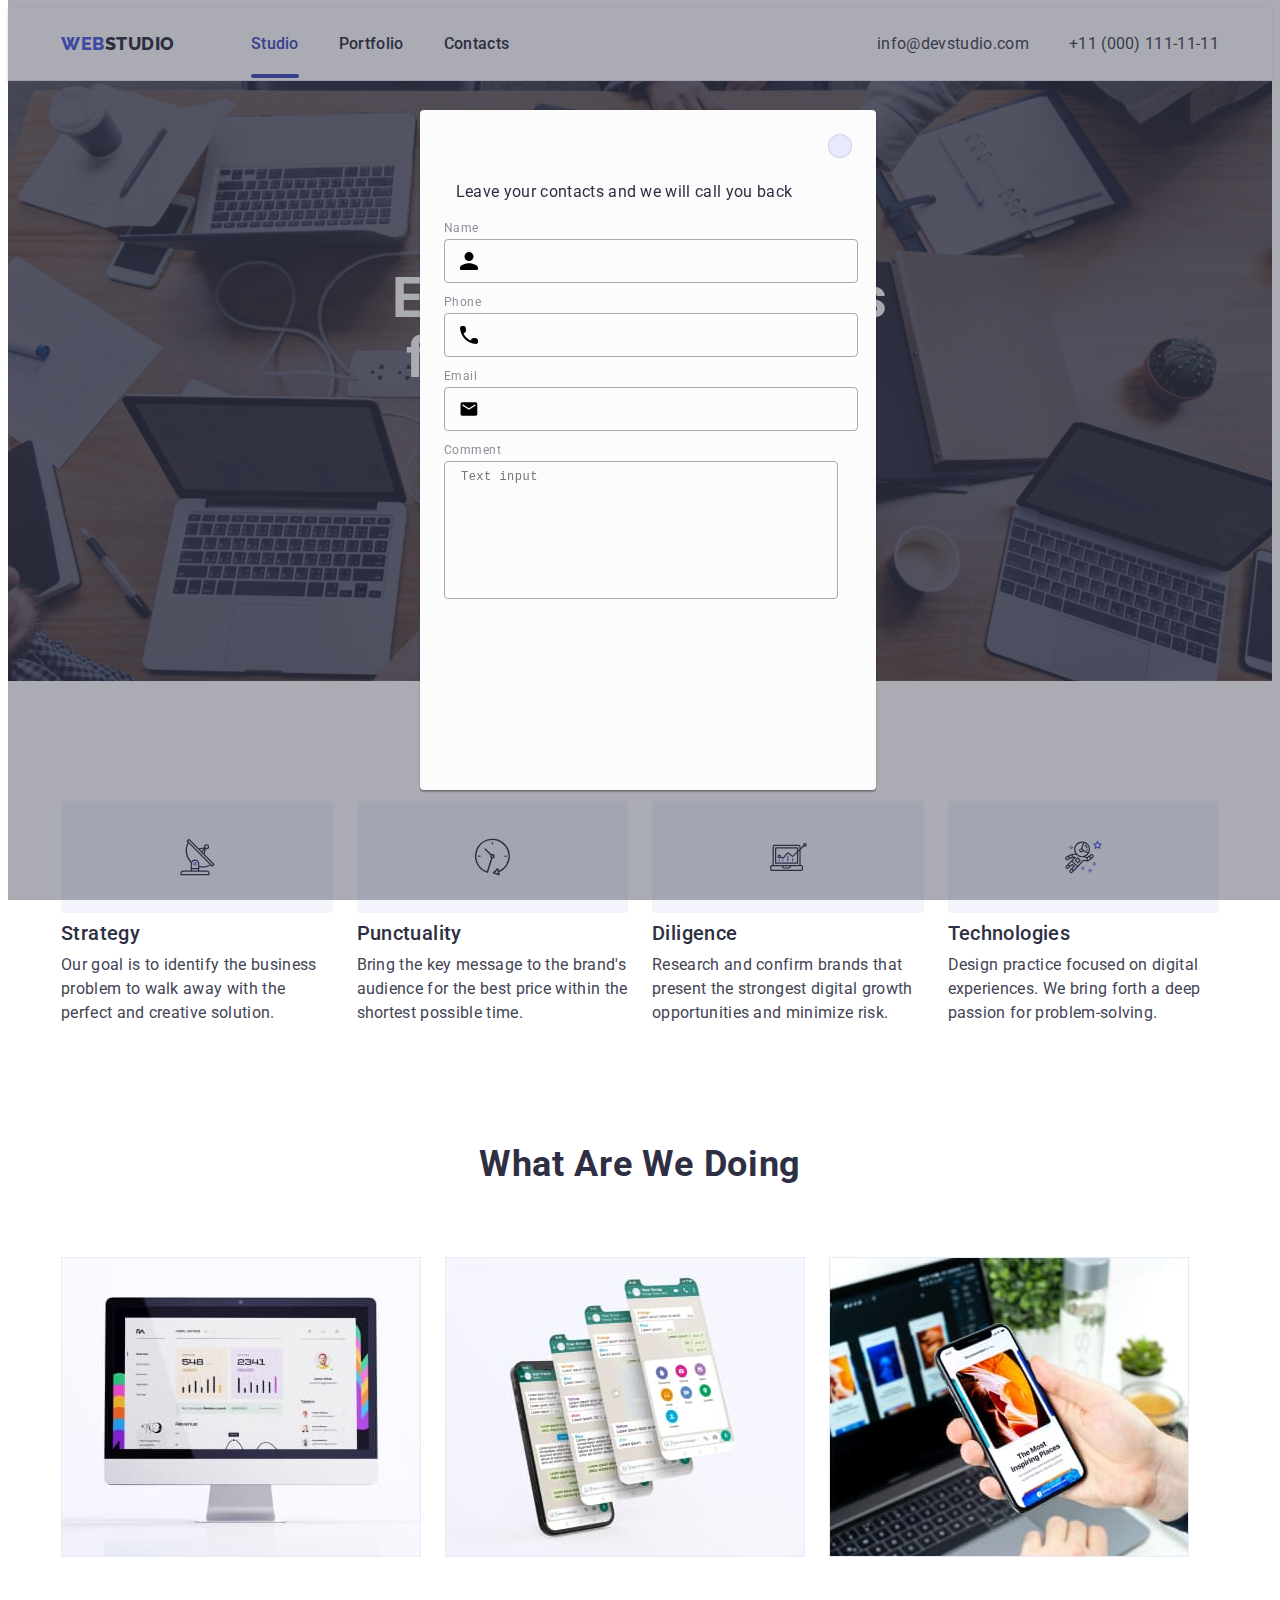
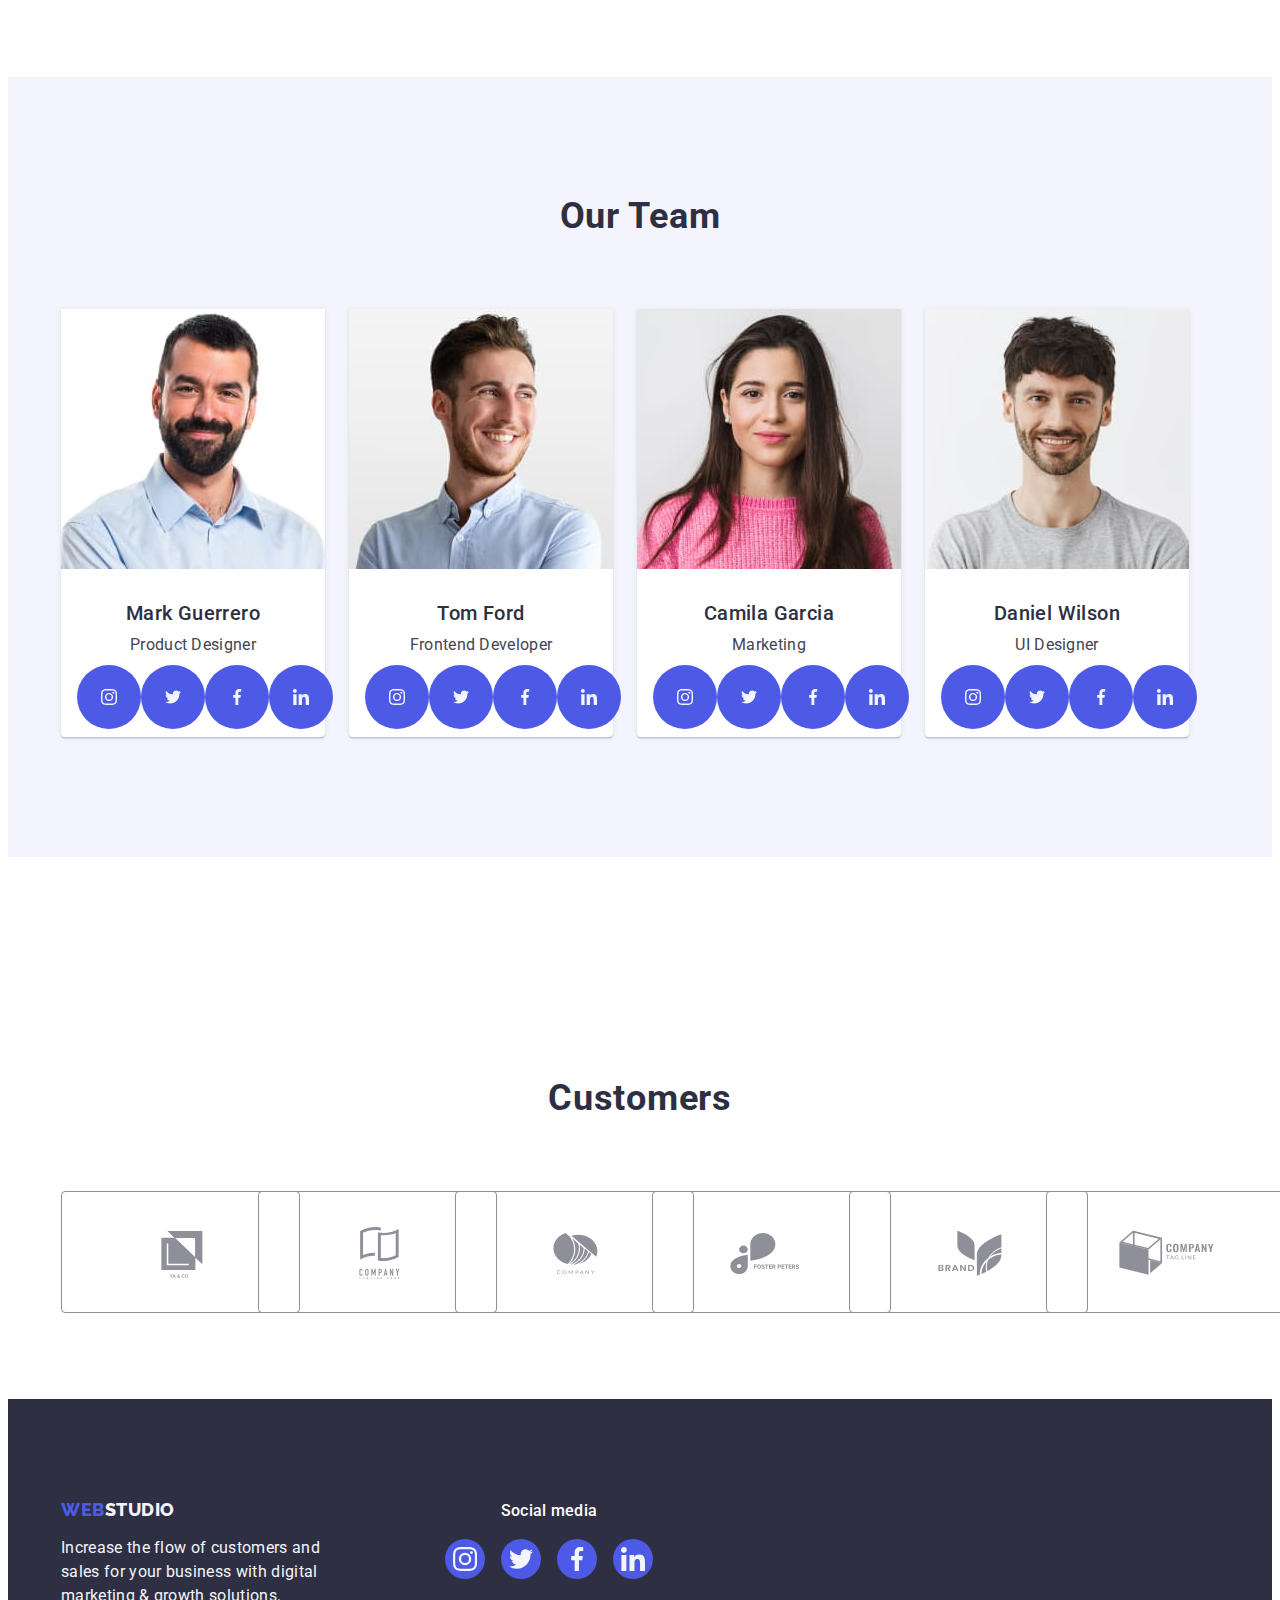
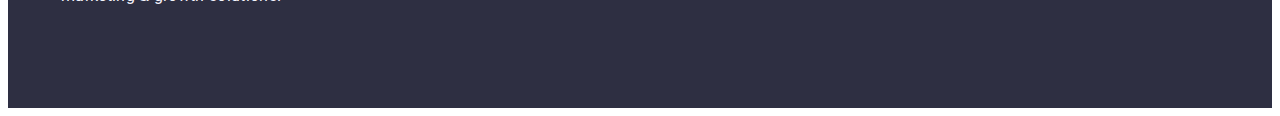
<file: index.html>
<!DOCTYPE html>
<html lang="en">
  <head>
    <meta charset="UTF-8" />
    <meta http-equiv="X-UA-Compatible" content="IE=edge" />
    <meta name="viewport" content="width=device-width, initial-scale=1.0" />
    <link rel="preconnect" href="https://fonts.googleapis.com" />
    <link rel="preconnect" href="https://fonts.gstatic.com" crossorigin />
    <link
      href="https://fonts.googleapis.com/css2?family=Raleway:wght@800&family=Roboto:wght@400;500;700;900&display=swap"
      rel="stylesheet"
    />
    <title>WebStudio</title>
    <link
      rel="stylesheet"
      href="https://cdnjs.cloudflare.com/ajax/libs/modern-normalize/2.0.0/modern-normalize.min.css"
      integrity="sha512-4xo8blKMVCiXpTaLzQSLSw3KFOVPWhm/TRtuPVc4WG6kUgjH6J03IBuG7JZPkcWMxJ5huwaBpOpnwYElP/m6wg=="
      crossorigin="anonymous"
      referrerpolicy="no-referrer"
    />
    <link rel="stylesheet" href="./css/styles.css" />
  </head>

  <body>
    <header class="header">
      <div class="container header-container">
        <nav class="header-navigation list">
          <a href="./index.html" class="header-logo link">
            Web<span class="header-logo-span">Studio</span></a
          >
          <ul class="header-menu list">
            <li class="header-menu-item list">
              <a class="header-menu-link link active" href="./index.html"
                >Studio</a
              >
            </li>
            <li class="header-menu-item list">
              <a class="header-menu-link link" href="./portfolio.html"
                >Portfolio</a
              >
            </li>
            <li class="header-menu-item list">
              <a class="header-menu-link link" href="">Contacts</a>
            </li>
          </ul>
        </nav>

        <address class="header-contacts-list">
          <ul class="header-contacts-item list">
            <li>
              <a
                class="header-contacts-link link"
                href="mailto:info@devstudio.com"
                >info@devstudio.com</a
              >
            </li>
            <li>
              <a class="header-contacts-link link" href="tel:+110001111111"
                >+11 (000) 111-11-11</a
              >
            </li>
          </ul>
        </address>
      </div>
    </header>

    <main>
      <section class="hero">
        <div class="container hero-container">
          <h1 class="hero-title">Effective Solutions for Your Business</h1>
          <button type="button" class="hero-btn" data-modal-open>
            Order Service
          </button>
        </div>
      </section>

      <section class="adv">
        <div class="container">
          <h2 class="visually-hidden">info</h2>
          <ul class="adv-list list">
            <li class="adv-item">
              <div class="adv-icons">
                <svg class="adv-fon" width="64" height="64">
                  <use href="./images/icons2.svg#icon-Icon-1"></use>
                </svg>
              </div>
              <h3 class="adv-title">Strategy</h3>
              <p class="adv-text">
                Our goal is to identify the business problem to walk away with
                the perfect and creative solution.
              </p>
            </li>
            <li class="adv-item">
              <div class="adv-icons">
                <svg class="adv-fon" width="64" height="64">
                  <use href="./images/icons2.svg#icon-Icon-2"></use>
                </svg>
              </div>
              <h3 class="adv-title">Punctuality</h3>
              <p class="adv-text">
                Bring the key message to the brand's audience for the best price
                within the shortest possible time.
              </p>
            </li>
            <li class="adv-item">
              <div class="adv-icons">
                <svg class="adv-fon" width="64" height="64">
                  <use href="./images/icons2.svg#icon-Icon-3"></use>
                </svg>
              </div>
              <h3 class="adv-title">Diligence</h3>
              <p class="adv-text">
                Research and confirm brands that present the strongest digital
                growth opportunities and minimize risk.
              </p>
            </li>
            <li class="adv-item">
              <div class="adv-icons">
                <svg class="adv-fon" width="64" height="64">
                  <use href="./images/icons2.svg#icon-Icon-4"></use>
                </svg>
              </div>
              <h3 class="adv-title">Technologies</h3>
              <p class="adv-text">
                Design practice focused on digital experiences. We bring forth a
                deep passion for problem-solving.
              </p>
            </li>
          </ul>
        </div>
      </section>

      <section class="desc">
        <div class="container">
          <h2 class="desc-title">What are we doing</h2>
          <ul class="desc-links list">
            <li class="desc-item">
              <img
                src="./images/rectangle1.jpg"
                alt="computer"
                width="360"
                height="300"
              />
            </li>
            <li class="desc-item">
              <img
                src="./images/rectangle2.jpg"
                alt="telephone"
                width="360"
                height="300"
              />
            </li>
            <li class="desc-item">
              <img
                src="./images/rectangle3.jpg"
                alt="phone in hand"
                width="360"
                height="300"
              />
            </li>
          </ul>
        </div>
      </section>

      <section class="team">
        <div class="container">
          <h2 class="team-title">Our Team</h2>
          <ul class="team-item list">
            <li class="team-list">
              <img
                src="./images/mark_guerrero1.jpg"
                alt="Mark Guerrero"
                width="264"
                height="260"
              />
              <div class="container team-container">
                <h3 class="team-page-title">Mark Guerrero</h3>
                <p class="team-text">Product Designer</p>

                <ul class="team-icons list">
                  <li class="team-icons-list">
                    <a
                      href=""
                      class="team-icons-link"
                      target="_blank"
                      rel="noopener no-referrer"
                    >
                      <svg class="team-color" width="16" height="16">
                        <use href="./images/icons.svg#icon-instagram-2"></use>
                      </svg>
                    </a>
                  </li>
                  <li class="team-icons-list">
                    <a
                      href=""
                      class="team-icons-link"
                      target="_blank"
                      rel="noopener no-referrer"
                    >
                      <svg class="team-color" width="16" height="16">
                        <use href="./images/icons.svg#icon-twitter-1"></use>
                      </svg>
                    </a>
                  </li>
                  <li class="team-icons-list">
                    <a
                      href=""
                      class="team-icons-link"
                      target="_blank"
                      rel="noopener no-referrer"
                    >
                      <svg class="team-color" width="16" height="16">
                        <use href="./images/icons.svg#icon-facebook-1"></use>
                      </svg>
                    </a>
                  </li>
                  <li class="team-icons-list">
                    <a
                      href=""
                      class="team-icons-link"
                      target="_blank"
                      rel="noopener no-referrer"
                    >
                      <svg class="team-color" width="16" height="16">
                        <use href="./images/icons.svg#icon-linkedin-1"></use>
                      </svg>
                    </a>
                  </li>
                </ul>
              </div>
            </li>

            <li class="team-list">
              <img
                src="./images/tom_ford.jpg"
                alt="Tom Ford"
                width="264"
                height="260"
              />
              <div class="container team-container">
                <h3 class="team-page-title">Tom Ford</h3>
                <p class="team-text">Frontend Developer</p>

                <ul class="team-icons list">
                  <li class="team-icons-list">
                    <a
                      href=""
                      class="team-icons-link"
                      target="_blank"
                      rel="noopener no-referrer"
                    >
                      <svg class="team-color" width="16" height="16">
                        <use href="./images/icons.svg#icon-instagram-2"></use>
                      </svg>
                    </a>
                  </li>
                  <li class="team-icons-list">
                    <a
                      href=""
                      class="team-icons-link"
                      target="_blank"
                      rel="noopener no-referrer"
                    >
                      <svg class="team-color" width="16" height="16">
                        <use href="./images/icons.svg#icon-twitter-1"></use>
                      </svg>
                    </a>
                  </li>
                  <li class="team-icons-list">
                    <a
                      href=""
                      class="team-icons-link"
                      target="_blank"
                      rel="noopener no-referrer"
                    >
                      <svg class="team-color" width="16" height="16">
                        <use href="./images/icons.svg#icon-facebook-1"></use>
                      </svg>
                    </a>
                  </li>
                  <li class="team-icons-list">
                    <a
                      href=""
                      class="team-icons-link"
                      target="_blank"
                      rel="noopener no-referrer"
                    >
                      <svg class="team-color" width="16" height="16">
                        <use href="./images/icons.svg#icon-linkedin-1"></use>
                      </svg>
                    </a>
                  </li>
                </ul>
              </div>
            </li>

            <li class="team-list">
              <img
                src="./images/camila_garcia3.jpg"
                alt="Camila Garcia"
                width="264"
                height="260"
              />
              <div class="container team-container">
                <h3 class="team-page-title">Camila Garcia</h3>
                <p class="team-text">Marketing</p>

                <ul class="team-icons list">
                  <li class="team-icons-list">
                    <a
                      href=""
                      class="team-icons-link"
                      target="_blank"
                      rel="noopener no-referrer"
                    >
                      <svg class="team-color" width="16" height="16">
                        <use href="./images/icons.svg#icon-instagram-2"></use>
                      </svg>
                    </a>
                  </li>
                  <li class="team-icons-list">
                    <a
                      href=""
                      class="team-icons-link"
                      target="_blank"
                      rel="noopener no-referrer"
                    >
                      <svg class="team-color" width="16" height="16">
                        <use href="./images/icons.svg#icon-twitter-1"></use>
                      </svg>
                    </a>
                  </li>
                  <li class="team-icons-list">
                    <a
                      href=""
                      class="team-icons-link"
                      target="_blank"
                      rel="noopener no-referrer"
                    >
                      <svg class="team-color" width="16" height="16">
                        <use href="./images/icons.svg#icon-facebook-1"></use>
                      </svg>
                    </a>
                  </li>
                  <li class="team-icons-list">
                    <a
                      href=""
                      class="team-icons-link"
                      target="_blank"
                      rel="noopener no-referrer"
                    >
                      <svg class="team-color" width="16" height="16">
                        <use href="./images/icons.svg#icon-linkedin-1"></use>
                      </svg>
                    </a>
                  </li>
                </ul>
              </div>
            </li>

            <li class="team-list">
              <img
                src="./images/daniel_wilson4.jpg"
                alt="Daniel Wilson"
                width="264"
                height="260"
              />
              <div class="container team-container">
                <h3 class="team-page-title">Daniel Wilson</h3>
                <p class="team-text">UI Designer</p>

                <ul class="team-icons list">
                  <li class="team-icons-list">
                    <a
                      href=""
                      class="team-icons-link"
                      target="_blank"
                      rel="noopener no-referrer"
                    >
                      <svg class="team-color" width="16" height="16">
                        <use href="./images/icons.svg#icon-instagram-2"></use>
                      </svg>
                    </a>
                  </li>
                  <li class="team-icons-list">
                    <a
                      href=""
                      class="team-icons-link"
                      target="_blank"
                      rel="noopener no-referrer"
                    >
                      <svg class="team-color" width="16" height="16">
                        <use href="./images/icons.svg#icon-twitter-1"></use>
                      </svg>
                    </a>
                  </li>
                  <li class="team-icons-list">
                    <a
                      href=""
                      class="team-icons-link"
                      target="_blank"
                      rel="noopener no-referrer"
                    >
                      <svg class="team-color" width="16" height="16">
                        <use href="./images/icons.svg#icon-facebook-1"></use>
                      </svg>
                    </a>
                  </li>
                  <li class="team-icons-list">
                    <a
                      href=""
                      class="team-icons-link"
                      target="_blank"
                      rel="noopener no-referrer"
                    >
                      <svg class="team-color" width="16" height="16">
                        <use href="./images/icons.svg#icon-linkedin-1"></use>
                      </svg>
                    </a>
                  </li>
                </ul>
              </div>
            </li>
          </ul>
        </div>
      </section>

      <section class="custom">
        <div class="container">
          <h2 class="custom-title">Customers</h2>
          <ul class="custom-item list">
            <li class="custom-list">
              <a
                href=""
                class="custom-link"
                target="_blank"
                rel="noopener noreferrer"
              >
                <svg class="custom-icon-item" width="104" height="56">
                  <use href="./images/icons3.svg#icon-Logo"></use>
                </svg>
              </a>
            </li>
            <li class="custom-list">
              <a
                href=""
                class="custom-link"
                target="_blank"
                rel="noopener noreferrer"
              >
                <svg class="custom-icon-item" width="104" height="56">
                  <use href="./images/icons3.svg#icon-Logo-1"></use>
                </svg>
              </a>
            </li>
            <li class="custom-list">
              <a
                href=""
                class="custom-link"
                target="_blank"
                rel="noopener noreferrer"
              >
                <svg class="custom-icon-item" width="104" height="56">
                  <use href="./images/icons3.svg#icon-Logo-2"></use>
                </svg>
              </a>
            </li>
            <li class="custom-list">
              <a
                href=""
                class="custom-link"
                target="_blank"
                rel="noopener noreferrer"
              >
                <svg class="custom-icon-item" width="104" height="56">
                  <use href="./images/icons3.svg#icon-Logo-3"></use>
                </svg>
              </a>
            </li>
            <li class="custom-list">
              <a
                href=""
                class="custom-link"
                target="_blank"
                rel="noopener noreferrer"
              >
                <svg class="custom-icon-item" width="104" height="56">
                  <use href="./images/icons3.svg#icon-Logo-4"></use>
                </svg>
              </a>
            </li>
            <li class="custom-list">
              <a
                href=""
                class="custom-link"
                target="_blank"
                rel="noopener noreferrer"
              >
                <svg class="custom-icon-item" width="104" height="56">
                  <use href="./images/icons3.svg#icon-Logo-5"></use>
                </svg>
              </a>
            </li>
          </ul>
        </div>
      </section>
    </main>

    <footer class="footer">
      <div class="container footer-container">
        <div class="footer-footer">
          <a href="./index.html" class="footer-logo link">
            Web<span class="footer-logo-span">Studio</span></a
          >
          <p class="footer-text">
            Increase the flow of customers and sales for your business with
            digital marketing & growth solutions.
          </p>
        </div>

        <div class="footer-social">
          <p class="footer-social-title">Social media</p>
          <ul class="footer-social-item list">
            <li class="footer-social-list">
              <a href="" class="footer-social-link">
                <svg class="footer-social-icons" width="24" height="24">
                  <use href="./images/icons.svg#icon-instagram-2"></use>
                </svg>
              </a>
            </li>
            <li class="footer-social-list">
              <a href="" class="footer-social-link">
                <svg class="footer-social-icons" width="24" height="24">
                  <use href="./images/icons.svg#icon-twitter-1"></use>
                </svg>
              </a>
            </li>
            <li class="footer-social-list">
              <a href="" class="footer-social-link">
                <svg class="footer-social-icons" width="24" height="24">
                  <use href="./images/icons.svg#icon-facebook-1"></use>
                </svg>
              </a>
            </li>
            <li class="footer-social-list">
              <a href="" class="footer-social-link">
                <svg class="footer-social-icons" width="24" height="24">
                  <use href="./images/icons.svg#icon-linkedin-1"></use>
                </svg>
              </a>
            </li>
          </ul>
        </div>
      </div>
    </footer>

    <div class="backdrop" data-modal>
      <div class="modal">
        <button type="button" class="modal-btn" data-modal-close>
          <svg class="modal-icons" width="8" height="8">
            <use
              href="./images/symbol-defs.3svg.svg#icon-close-black-18dp-2-1"
            ></use>
          </svg>
        </button>
        <p class="modal-title">Leave your contacts and we will call you back</p>

        <form class="modal-form">
          <div class="modal-container">
            <label class="modal-lebel" for="user-name">Name</label>
            <div class="modal-wrap">
              <input
                name="user-name"
                id="user-name"
                type="text"
                class="modal-input"
              />
              <svg class="icon-modals" width="18" height="24">
                <use href="./images/icons4.svg#icon-Vector"></use>
              </svg>
            </div>
          </div>

          <div class="modal-container">
            <label class="modal-lebel" for="user-name">Phone</label>
            <div class="modal-wrap">
              <input
                name="user-name"
                id="user-name"
                type="tel"
                class="modal-input"
              />
              <svg class="icon-modals" width="18" height="24">
                <use href="./images/icons4.svg#icon-Vector-1"></use>
              </svg>
            </div>
          </div>

          <div class="modal-container">
            <label class="modal-lebel" for="user-name">Email</label>
            <div class="modal-wrap">
              <input
                name="user-name"
                id="user-name"
                type="email"
                class="modal-input"
              />
              <svg class="icon-modals" width="18" height="24">
                <use href="./images/icons4.svg#icon-Vector-2"></use>
              </svg>
            </div>
          </div>

          <div class="modal-area">
            <label class="modal-lebel" for="user-comment">Comment</label>
            <div class="modal-wrap">
              <textarea
                name="user-comment"
                id="user-comment"
                placeholder="Text input"
                class="modal-textarea"
              ></textarea>
            </div>
          </div>

          <div class="modal-field"></div>
        </form>
      </div>
    </div>
    <script src="./js/modal.js"></script>
  </body>
</html>
</file>
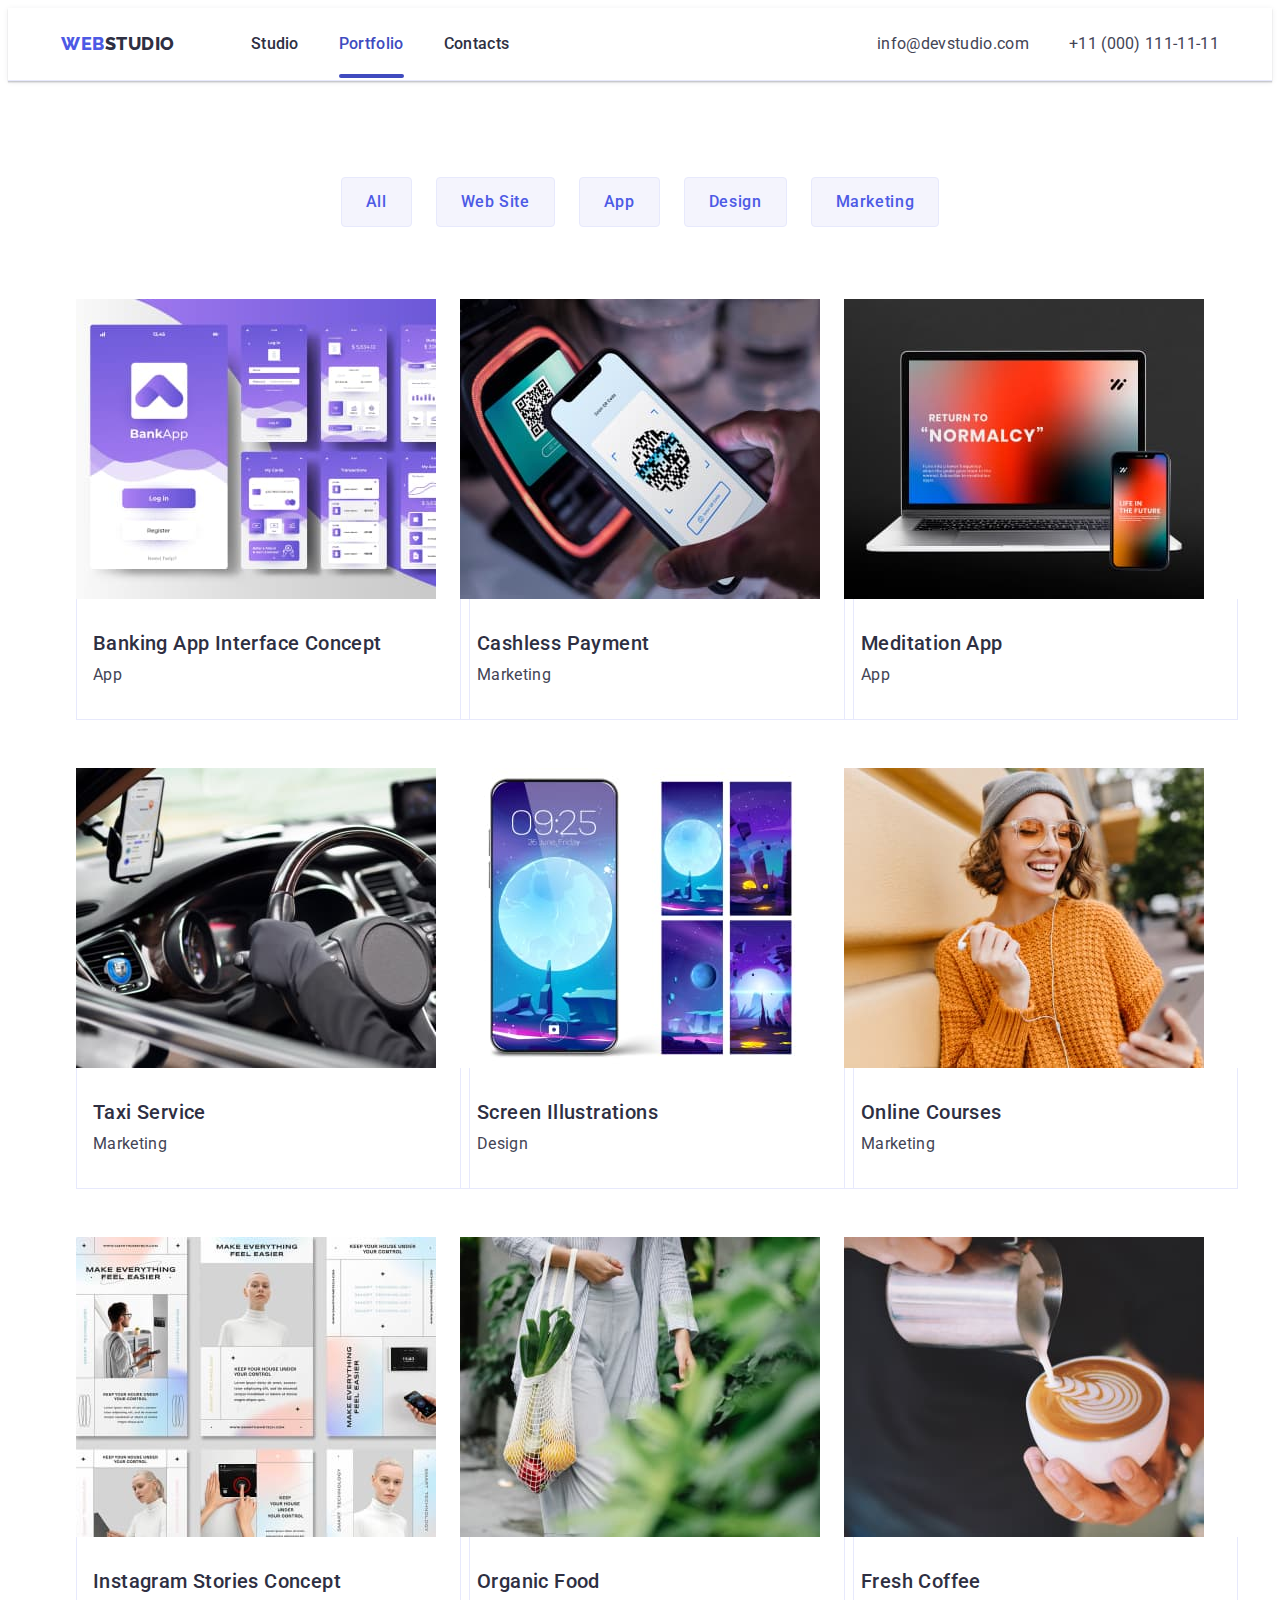
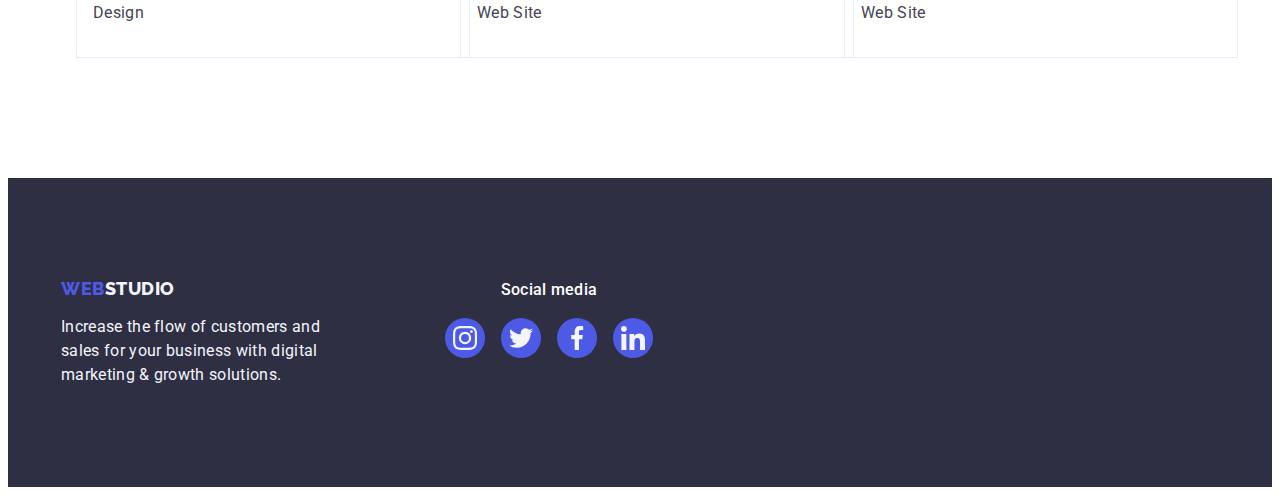
<file: portfolio.html>
<!DOCTYPE html>
<html lang="en">
  <head>
    <meta charset="UTF-8" />
    <meta http-equiv="X-UA-Compatible" content="IE=edge" />
    <meta name="viewport" content="width=device-width, initial-scale=1.0" />
    <link rel="preconnect" href="https://fonts.googleapis.com" />
    <link rel="preconnect" href="https://fonts.gstatic.com" crossorigin />
    <link
      href="https://fonts.googleapis.com/css2?family=Raleway:wght@800&family=Roboto:wght@400;500;700;900&display=swap"
      rel="stylesheet"
    />

    <title>Portfolio</title>
    <link
      rel="stylesheet"
      href="https://cdnjs.cloudflare.com/ajax/libs/modern-normalize/2.0.0/modern-normalize.min.css"
      integrity="sha512-4xo8blKMVCiXpTaLzQSLSw3KFOVPWhm/TRtuPVc4WG6kUgjH6J03IBuG7JZPkcWMxJ5huwaBpOpnwYElP/m6wg=="
      crossorigin="anonymous"
      referrerpolicy="no-referrer"
    />
    <link rel="stylesheet" href="./css/styles.css" />
  </head>

  <body>
    <header class="header">
      <div class="container header-container">
        <nav class="header-navigation list">
          <a href="./index.html" class="header-logo link">
            Web<span class="header-logo-span">Studio</span></a
          >
          <ul class="header-menu list">
            <li class="header-menu-item list">
              <a class="header-menu-link link" href="./index.html">Studio</a>
            </li>
            <li class="header-menu-item list">
              <a class="header-menu-link link active" href="./portfolio.html"
                >Portfolio</a
              >
            </li>
            <li class="header-menu-item list">
              <a class="header-menu-link link" href="">Contacts</a>
            </li>
          </ul>
        </nav>
        <address class="header-contacts-list">
          <ul class="header-contacts-item list">
            <li>
              <a
                class="header-contacts-link link"
                href="mailto:info@devstudio.com"
                >info@devstudio.com</a
              >
            </li>
            <li>
              <a class="header-contacts-link link" href="tel:+110001111111"
                >+11 (000) 111-11-11</a
              >
            </li>
          </ul>
        </address>
      </div>
    </header>

    <main>
      <section class="aplication">
        <div class="container">
          <h1 class="visually-hidden">Portfolio</h1>
          <ul class="aplication-click list">
            <li class="aplication-list-bt">
              <button type="button" class="aplication-btn">All</button>
            </li>
            <li class="aplication-list-bt">
              <button type="button" class="aplication-btn">Web Site</button>
            </li>
            <li class="aplication-list-bt">
              <button type="button" class="aplication-btn">App</button>
            </li>
            <li class="aplication-list-bt">
              <button type="button" class="aplication-btn">Design</button>
            </li>
            <li class="aplication-list-bt">
              <button type="button" class="aplication-btn">Marketing</button>
            </li>
          </ul>

          <ul class="imagess list">
            <li class="imagess-item">
              <a href="" class="imagess-img link">
                <div class="imagess-image">
                  <img
                    src="./images/app1.jpg"
                    alt="banking app"
                    width="360"
                    height="300"
                  />

                  <p class="hidden-text">
                    14 Stylish and User-Friendly App Design Concepts · Task
                    Manager App · Calorie Tracker App · Exotic Fruit Ecommerce
                    App · Cloud Storage App
                  </p>
                </div>
                <div class="container imagess-container">
                  <h2 class="imagess-title">Banking App Interface Concept</h2>
                  <p class="imagess-text-col">App</p>
                </div>
              </a>
            </li>
            <li class="imagess-item">
              <a href="" class="imagess-img link">
                <div class="imagess-image">
                  <img
                    src="./images/iphone2.jpg"
                    alt="qr scan"
                    width="360"
                    height="300"
                  />

                  <p class="hidden-text">
                    14 Stylish and User-Friendly App Design Concepts · Task
                    Manager App · Calorie Tracker App · Exotic Fruit Ecommerce
                    App · Cloud Storage App
                  </p>
                </div>
                <div class="container imagess-container">
                  <h2 class="imagess-title">Cashless Payment</h2>
                  <p class="imagess-text-col">Marketing</p>
                </div>
              </a>
            </li>
            <li class="imagess-item">
              <a href="" class="imagess-img link">
                <div class="imagess-image">
                  <img
                    src="./images/laptop3.jpg"
                    alt="laptop and phone"
                    width="360"
                    height="300"
                  />

                  <p class="hidden-text">
                    14 Stylish and User-Friendly App Design Concepts · Task
                    Manager App · Calorie Tracker App · Exotic Fruit Ecommerce
                    App · Cloud Storage App
                  </p>
                </div>
                <div class="container imagess-container">
                  <h2 class="imagess-title">Meditation App</h2>
                  <p class="imagess-text-col">App</p>
                </div>
              </a>
            </li>
            <li class="imagess-item">
              <a href="" class="imagess-img link">
                <div class="imagess-image">
                  <img
                    src="./images/taxi4.jpg"
                    alt="taxi"
                    width="360"
                    height="300"
                  />

                  <p class="hidden-text">
                    14 Stylish and User-Friendly App Design Concepts · Task
                    Manager App · Calorie Tracker App · Exotic Fruit Ecommerce
                    App · Cloud Storage App
                  </p>
                </div>
                <div class="container imagess-container">
                  <h2 class="imagess-title">Taxi Service</h2>
                  <p class="imagess-text-col">Marketing</p>
                </div>
              </a>
            </li>
            <li class="imagess-item">
              <a href="" class="imagess-img link">
                <div class="imagess-image">
                  <img
                    src="./images/illus5.jpg"
                    alt="Screen Illustrations"
                    width="360"
                    height="300"
                  />

                  <p class="hidden-text">
                    14 Stylish and User-Friendly App Design Concepts · Task
                    Manager App · Calorie Tracker App · Exotic Fruit Ecommerce
                    App · Cloud Storage App
                  </p>
                </div>
                <div class="container imagess-container">
                  <h2 class="imagess-title">Screen Illustrations</h2>
                  <p class="imagess-text-col">Design</p>
                </div>
              </a>
            </li>
            <li class="imagess-item">
              <a href="" class="imagess-img link">
                <div class="imagess-image">
                  <img
                    src="./images/service6.jpg"
                    alt="girl with phone"
                    width="360"
                    height="300"
                  />

                  <p class="hidden-text">
                    14 Stylish and User-Friendly App Design Concepts · Task
                    Manager App · Calorie Tracker App · Exotic Fruit Ecommerce
                    App · Cloud Storage App
                  </p>
                </div>
                <div class="container imagess-container">
                  <h2 class="imagess-title">Online Courses</h2>
                  <p class="imagess-text-col">Marketing</p>
                </div>
              </a>
            </li>
            <li class="imagess-item">
              <a href="" class="imagess-img link">
                <div class="imagess-image">
                  <img
                    src="./images/cards7.jpg"
                    alt="design"
                    width="360"
                    height="300"
                  />

                  <p class="hidden-text">
                    14 Stylish and User-Friendly App Design Concepts · Task
                    Manager App · Calorie Tracker App · Exotic Fruit Ecommerce
                    App · Cloud Storage App
                  </p>
                </div>
                <div class="container imagess-container">
                  <h2 class="imagess-title">Instagram Stories Concept</h2>
                  <p class="imagess-text-col">Design</p>
                </div>
              </a>
            </li>
            <li class="imagess-item">
              <a href="" class="imagess-img link">
                <div class="imagess-image">
                  <img
                    src="./images/fruit8.jpg"
                    alt="fruits"
                    width="360"
                    height="300"
                  />

                  <p class="hidden-text">
                    14 Stylish and User-Friendly App Design Concepts · Task
                    Manager App · Calorie Tracker App · Exotic Fruit Ecommerce
                    App · Cloud Storage App
                  </p>
                </div>
                <div class="container imagess-container">
                  <h2 class="imagess-title">Organic Food</h2>
                  <p class="imagess-text-col">Web Site</p>
                </div>
              </a>
            </li>
            <li class="imagess-item">
              <a href="" class="imagess-img link">
                <div class="imagess-image">
                  <img
                    src="./images/coffe9.jpg"
                    alt="cappuccino"
                    width="360"
                    height="300"
                  />

                  <p class="hidden-text">
                    14 Stylish and User-Friendly App Design Concepts · Task
                    Manager App · Calorie Tracker App · Exotic Fruit Ecommerce
                    App · Cloud Storage App
                  </p>
                </div>
                <div class="container imagess-container">
                  <h2 class="imagess-title">Fresh Coffee</h2>
                  <p class="imagess-text-col">Web Site</p>
                </div>
              </a>
            </li>
          </ul>
        </div>
      </section>
    </main>

    <footer class="footer">
      <div class="container footer-container">
        <div class="footer-footer">
          <a href="./index.html" class="footer-logo link">
            Web<span class="footer-logo-span">Studio</span></a
          >
          <p class="footer-text">
            Increase the flow of customers and sales for your business with
            digital marketing & growth solutions.
          </p>
        </div>
        <div class="footer-social">
          <p class="footer-social-title">Social media</p>
          <ul class="footer-social-item list">
            <li class="footer-social-list">
              <a href="" class="footer-social-link">
                <svg class="footer-social-icons" width="24" height="24">
                  <use href="./images/icons.svg#icon-instagram-2"></use>
                </svg>
              </a>
            </li>
            <li class="footer-social-list">
              <a href="" class="footer-social-link">
                <svg class="footer-social-icons" width="24" height="24">
                  <use href="./images/icons.svg#icon-twitter-1"></use>
                </svg>
              </a>
            </li>
            <li class="footer-social-list">
              <a href="" class="footer-social-link">
                <svg class="footer-social-icons" width="24" height="24">
                  <use href="./images/icons.svg#icon-facebook-1"></use>
                </svg>
              </a>
            </li>
            <li class="footer-social-list">
              <a href="" class="footer-social-link">
                <svg class="footer-social-icons" width="24" height="24">
                  <use href="./images/icons.svg#icon-linkedin-1"></use>
                </svg>
              </a>
            </li>
          </ul>
        </div>
      </div>
    </footer>
  </body>
</html>
</file>
<file: css/styles.css>
:root {
  --accent-color: #4d5ae5;
  --text-color: #404bbf;
  --second-color: #2e2f42;
  --link-color: #434455;
  --background-color: #ffffff;
  --footer-text-color: #f4f4fd;
  --primary-font: "Raleway", sans-serif;
}
body {
  font-family: "Roboto", sans-serif;
  color: var(--link-color);
  background-color: #ffffff;
}
p,
h1,
h2,
h3,
h4,
h5,
h6 {
  margin-top: 0;
  margin-bottom: 0;
}
.link {
  text-decoration: none;
}
.list {
  list-style: none;
  margin-top: 0;
  margin-bottom: 0;
  padding-left: 0;
}
.container {
  width: 100%;
  max-width: 1158px;
  padding-left: 15px;
  padding-right: 15px;
  margin: 0 auto;
}
img {
  display: block;
}

/**--------------Header-------------------------------**/
.header {
  border-bottom: 1px solid #e7e9fc;
  padding: 24px 0;
  box-shadow: 0px 2px 1px rgba(46, 47, 66, 0.08),
    0px 1px 1px rgba(46, 47, 66, 0.16), 0px 1px 6px rgba(46, 47, 66, 0.08);
}
.header-menu {
  display: flex;
  gap: 40px;
}

.header-contacts-item {
  display: flex;
  gap: 40px;
}
.header-navigation {
  display: flex;
  margin-right: auto;
  align-items: center;
}
.header-container {
  display: flex;
}

.header-logo {
  font-family: var(--primary-font);
  font-weight: 800;
  font-size: 18px;
  line-height: 1.17;
  letter-spacing: 0.03em;
  text-transform: uppercase;
  color: var(--accent-color);
  margin-right: 76px;
}

.header-logo span {
  font-family: "Raleway";
  font-weight: 800;
  font-size: 18px;
  line-height: 1.17;
  letter-spacing: 0.03em;
  text-transform: uppercase;
  color: var(--second-color);
}
.header-menu-link {
  position: relative;
  transition: color 250ms cubic-bezier(0.4, 0, 0.2, 1);
}

.active::after {
  content: "";
  position: absolute;
  display: block;
  left: 0;
  bottom: -1px;
  width: 100%;
  height: 4px;
  background-color: var(--text-color);
  border-radius: 2px;
}
.header-menu-link {
  font-weight: 500;
  font-size: 16px;
  line-height: 1.5;
  letter-spacing: 0.02em;
  color: var(--second-color);
  padding-top: 24px;
  padding-bottom: 24px;
  transition: color 250ms cubic-bezier(0.4, 0, 0.2, 1);
}
.active {
  color: var(--text-color);
}
.header-menu-link:hover {
  color: var(--text-color);
}
.header-menu-link:focus {
  color: var(--text-color);
}
.header-contacts-link:hover {
  color: var(--text-color);
}
.header-contacts-link:focus {
  color: var(--text-color);
}
.header-contacts-list {
  font-style: normal;
}
.header-contacts-link {
  font-style: normal;
  font-size: 16px;
  line-height: 1.5;
  letter-spacing: 0.02em;
  color: var(--link-color);
  transition: color 250ms cubic-bezier(0.4, 0, 0.2, 1);
}
/**--------------MAIN----------------------------------**/
.hero {
  background-color: var(--second-color);
  padding: 188px 0;
  background-image: linear-gradient(
      rgba(46, 47, 66, 0.7),
      rgba(46, 47, 66, 0.7)
    ),
    url(../images/people-office1.jpg);
  background-repeat: no-repeat;
  background-position: center;
  background-size: cover;
  max-width: 1440px;
}

.hero-title {
  font-weight: 700;
  font-size: 56px;
  line-height: 1.07;
  letter-spacing: 0.02em;
  color: var(--background-color);
  text-align: center;
  margin-left: auto;
  margin-right: auto;
  margin-bottom: 48px;
  max-width: 496px;
}
.hero-btn {
  font-family: "Roboto", sans-serif;
  font-weight: 500;
  font-size: 16px;
  line-height: 1.5;
  letter-spacing: 0.04em;
  color: var(--background-color);
  background-color: var(--accent-color);
  cursor: pointer;
  display: block;
  margin: 0 auto;
  padding: 16px 32px;
  box-shadow: 0px 4px 4px rgba(0, 0, 0, 0.15);
  border-radius: 4px;
  border: none;
  min-width: 169px;
  transition: background-color 250ms cubic-bezier(0.4, 0, 0.2, 1);
}
.hero-btn:focus {
  background-color: var(--text-color);
}
.hero-btn:hover {
  background-color: var(--text-color);
}
.adv-list {
  display: flex;
  gap: 24px;
}
.adv {
  padding-top: 120px;
  padding-bottom: 120px;
}
.adv-item {
  width: calc((100% - 72px) / 4);
}

.adv-list {
  display: flex;
  gap: 24px;
}

.visually-hidden {
  position: absolute;
  width: 1px;
  height: 1px;
  margin: -1px;
  border: 0;
  padding: 0;
  white-space: nowrap;
  clip-path: inset(100%);
  clip: rect(0 0 0 0);
  overflow: hidden;
}
.adv-icons {
  display: flex;
  align-items: center;
  justify-content: center;
  margin-bottom: 8px;
  height: 112px;
  border-radius: 4px;
  background-color: #f4f4fd;
}
.adv-fon {
  width: 264px;
}

.adv-title {
  font-weight: 500;
  font-size: 20px;
  line-height: 1.2;
  letter-spacing: 0.02em;
  color: var(--second-color);
  max-width: 1158px;
  margin-bottom: 8px;
}
.adv-text {
  font-size: 16px;
  line-height: 1.5;
  letter-spacing: 0.02em;
  color: var(--link-color);
}
.desc-title {
  font-weight: 700;
  font-size: 36px;
  line-height: 1.11;
  letter-spacing: 0.02em;
  text-align: center;
  text-transform: capitalize;
  color: var(--second-color);
  margin-bottom: 72px;
}
.desc {
  padding-bottom: 120px;
}
.desc-links {
  display: flex;
  gap: 24px;
}
.desc-item {
  width: calc((100% - 48) / 2);
}
.team {
  background-color: var(--footer-text-color);
  padding: 120px 0;
}
.team-title {
  font-weight: 700;
  font-size: 36px;
  line-height: 1.11;
  letter-spacing: 0.02em;
  text-transform: capitalize;
  color: var(--second-color);
  margin-bottom: 72px;

  text-align: center;
}
.team-item {
  display: flex;
  gap: 24px;
}
.team-container {
  padding-top: 32px;
  padding-bottom: 32px;
  padding-left: 0px;
  padding-right: 0px;
}
.team-list {
  background-color: var(--background-color);
  width: calc((100% - 72) / 4);
  border-radius: 0px 0px 4px 4px;
  box-shadow: 0px 1px 6px rgba(46, 47, 66, 0.08),
    0px 1px 1px rgba(46, 47, 66, 0.16), 0px 2px 1px rgba(46, 47, 66, 0.08);
}
.team-icons {
  display: flex;
  gap: 24px;
  justify-content: center;
  flex-direction: row;
  align-items: center;
  padding-top: 8px;
}
.team-icons-list {
  width: 40px;
  height: 40px;
}
.team-icons-link {
  display: flex;
  align-items: center;
  justify-content: center;
  background-color: var(--accent-color);
  padding: 12px;
  border-radius: 50%;
  height: 100%;
  width: 100%;
  transition: background-color 250ms cubic-bezier(0.4, 0, 0.2, 1);
}
.team-icons-link:hover {
  background-color: var(--text-color);
}
.team-icons-link:focus {
  background-color: var(--text-color);
}
.team-page-title {
  font-weight: 500;
  font-size: 20px;
  line-height: 1.2;
  letter-spacing: 0.02em;
  color: var(--second-color);
  background-color: var(--background-color);
  text-align: center;
  margin-bottom: 8px;
}
.team-color {
  fill: var(--footer-text-color);
}
.team-text {
  font-size: 16px;
  line-height: 1.5;
  letter-spacing: 0.02em;
  color: var(--link-color);
  background-color: var(--background-color);
  text-align: center;
}

.custom-title {
  font-weight: 700;
  font-size: 36px;
  line-height: 1.11;
  text-align: center;
  letter-spacing: 0.02em;
  text-transform: capitalize;
  color: var(--second-color);
  padding-top: 102px;
  margin-bottom: 72px;
}
.custom {
  padding: 120px 0;
}

.custom-item {
  display: flex;
  justify-content: center;
  align-items: center;
  gap: 24px;
  margin: 0;
  padding-left: 0;
}
.custom-list {
  width: calc((100% - 120px) / 6);
  height: 88px;
}
.custom-link {
  width: 100%;
  height: 100%;
  display: flex;
  align-items: center;
  justify-content: center;
  padding: 16px 32px;
  border: 1px solid #8e8f99;
  color: #8e8f99;
  border-radius: 4px;
  transition: border-color 250ms cubic-bezier(0.4, 0, 0.2, 1),
    color 250ms cubic-bezier(0.4, 0, 0.2, 1);
}
.custom-link:hover,
.custom-link:focus {
  color: #404bbf;
  border-color: #404bbf;
}
.custom-link {
  fill: currentColor;
}

/**-------------------FOOTER-----------------------------**/
.footer-logo {
  font-family: "Raleway", sans-serif;
  font-weight: 800;
  font-size: 18px;
  line-height: 1.17;
  letter-spacing: 0.03em;
  text-transform: uppercase;
  color: var(--footer-text-color);
  display: inline-block;
  margin-bottom: 16px;
}
.footer {
  background: #2e2f42;
  padding: 100px 0;
}
.footer-logo span {
  color: var(--accent-color);
}
.footer-footer {
  margin-right: 120px;
}
.footer-text {
  font-size: 16px;
  line-height: 1.5;
  letter-spacing: 0.02em;
  color: var(--footer-text-color);
}

.footer-container {
  display: flex;
  align-items: baseline;
}

.footer-social-title {
  font-weight: 500;
  font-size: 16px;
  line-height: 1.5;
  letter-spacing: 0.02em;
  color: var(--background-color);
  display: flex;
  justify-content: center;
  margin-bottom: 16px;
}
.footer-social-item {
  display: flex;
  align-items: center;
  justify-content: center;
  gap: 16px;
}
.footer-social-list {
  width: 40px;
  height: 40px;
}
.footer-social-link {
  width: 100%;
  height: 100%;
  background-color: var(--accent-color);
  border-radius: 50%;
  display: flex;
  align-items: center;
  justify-content: center;
  transition: background-color 250ms cubic-bezier(0.4, 0, 0.2, 1);
}
.footer-social-icons {
  fill: #f4f4fd;
}
.footer-social-link:hover {
  background-color: #31d0aa;
}
.footer-social-link:focus {
  background-color: #31d0aa;
}
/**--------------------------------PORTFOLIO--------------------**/
body {
  font-family: "Roboto", sans-serif;
}

p,
h1,
h2,
h3,
h4,
h5,
h6 {
  margin-top: 0;
  margin-bottom: 0;
}
.link {
  text-decoration: none;
}
.list {
  list-style: none;
  margin-top: 0;
  margin-bottom: 0;
  padding-left: 0;
}
img {
  display: block;
}
.header {
  border-bottom: 1px solid #e7e9fc;
  padding: 24px 0;
}
.header-menu {
  display: flex;
  gap: 40px;
}

.header-contacts-item {
  display: flex;
  gap: 40px;
}
.header-navigation {
  display: flex;
  margin-right: auto;
}
.header-container {
  display: flex;
}

.visually-hidden {
  position: absolute;
  width: 1px;
  height: 1px;
  margin: -1px;
  border: 0;
  padding: 0;
  white-space: nowrap;
  clip-path: inset(100%);
  clip: rect(0 0 0 0);
  overflow: hidden;
}
.aplication {
  padding-top: 96px;
  padding-bottom: 120px;
}
.aplication-click {
  display: flex;
  justify-content: center;
  margin-bottom: 72px;
  margin-left: auto;
  margin-right: auto;
  gap: 24px;
}

.aplication-btn {
  font-weight: 500;
  font-size: 16px;
  line-height: 1.5;
  letter-spacing: 0.04em;
  color: var(--accent-color);
  background: var(--footer-text-color);
  font-family: "Roboto", sans-serif;
  cursor: pointer;
  border: 1px solid #e7e9fc;
  border-radius: 4px;
  display: block;
  padding: 12px 24px 12px 24px;
  transition: color 250ms cubic-bezier(0.4, 0, 0.2, 1),
    background-color 250ms cubic-bezier(0.4, 0, 0.2, 1),
    border-color 250ms cubic-bezier(0.4, 0, 0.2, 1),
    box-shadow 250ms cubic-bezier(0.4, 0, 0.2, 1);
}

.aplication-btn:hover {
  color: var(--background-color);
  background-color: var(--text-color);
  box-shadow: 0px 3px 1px rgba(0, 0, 0, 0.1), 0px 2px 1px rgba(0, 0, 0, 0.08),
    0px 2px 2px rgba(0, 0, 0, 0.12);
}
.aplication-btn:focus {
  color: var(--background-color);
  background-color: var(--text-color);
  box-shadow: 0px 3px 1px rgba(0, 0, 0, 0.1), 0px 2px 1px rgba(0, 0, 0, 0.08),
    0px 2px 2px rgba(0, 0, 0, 0.12);
}
.imagess {
  display: flex;
  flex-wrap: wrap;
  flex-direction: row;
  justify-content: center;
  gap: 48px 24px;
}

.imagess-item {
  width: 360px;
}
.imagess-container {
  padding: 32px 16px;
  border: 1px solid #e7e9fc;
  border-top: none;
  position: relative;
}

.imagess-title {
  font-weight: 500;
  font-size: 20px;
  line-height: 1.2;
  letter-spacing: 0.02em;
  color: var(--second-color);
  margin-bottom: 8px;
}

.imagess-text-col {
  font-size: 16px;
  line-height: 1.5;
  letter-spacing: 0.02em;
  color: var(--link-color);
}

.imagess-image {
  position: relative;
  overflow: hidden;
}
.imagess-img {
  display: block;
  transition: box-shadow 250ms cubic-bezier(0.4, 0, 0.2, 1);
}

.imagess-img:hover,
.imagess-img:focus {
  box-shadow: 0px 1px 6px rgba(46, 47, 66, 0.08),
    0px 1px 1px rgba(46, 47, 66, 0.16), 0px 2px 1px rgba(46, 47, 66, 0.08);
  transform: translate(0%);
}

.imagess-img:hover .hidden-text,
.imagess-img:focus .hidden-text {
  transform: translate(0%);
}

.hidden-text {
  position: absolute;
  font-size: 16px;
  line-height: 1.5;
  letter-spacing: 0.02em;
  color: var(--footer-text-color);
  background-color: var(--accent-color);
  padding: 40px 32px;
  top: 0;
  left: 0;
  width: 100%;
  height: 100%;
  transition-property: transform;
  transform: translateY(100%);
  transition: transform 250ms cubic-bezier(0.4, 0, 0.2, 1);
}
/**-------------------FOOTER---------------------**/
.footer-logo {
  font-weight: 800;
  font-size: 18px;
  line-height: 1.17;
  letter-spacing: 0.03em;
  text-transform: uppercase;
  color: var(--accent-color);
  display: inline-block;
  margin-bottom: 16px;
}

.footer {
  background: #2e2f42;
  padding: 100px 0;
}
.footer-logo span {
  color: var(--footer-text-color);
}
.footer-text {
  font-size: 16px;
  line-height: 1.5;
  letter-spacing: 0.02em;
  color: var(--footer-text-color);
  max-width: 264px;
}
.backdrop {
  position: fixed;
  top: 0;
  width: 100%;
  height: 100%;
  background-color: rgba(46, 47, 66, 0.4);
  transition: opacity 250ms cubic-bezier(0.4, 0, 0.2, 1),
    visibility 250ms cubic-bezier(0.4, 0, 0.2, 1);
}
.backdrop.is-hidden .modal {
  transform: translate(-50%, -50%) scale(0);
}
.modal {
  position: absolute;
  transform: translate(-50%, -50%) scale(1);
  transition: transform translate(-50%, -50%) scale(0);
  top: 50%;
  left: 50%;
  width: 408px;
  min-height: 584px;
  padding: 72px 24px 24px 24px;
  background-color: #fcfcfc;
  border-radius: 4px;
  box-shadow: 0px 1px 1px rgba(0, 0, 0, 0.14), 0px 1px 3px rgba(0, 0, 0, 0.12),
    0px 2px 1px rgba(0, 0, 0, 0.2);
  transition: transform 250ms cubic-bezier(0.4, 0, 0.2, 1);
}
.modal-btn {
  display: flex;
  align-items: center;
  justify-content: center;
  position: absolute;
  right: 24px;
  top: 24px;
  width: 24px;
  height: 24px;
  border-radius: 50%;
  background: #e7e9fc;
  border: 1px solid rgba(0, 0, 0, 0.1);
  cursor: pointer;
  padding: 0;
  transition: background-color 250ms cubic-bezier(0.4, 0, 0.2, 1),
    border 250ms cubic-bezier(0.4, 0, 0.2, 1);
}
.is-hidden {
  visibility: hidden;
  opacity: 0;
  pointer-events: none;
}
.modal-btn:hover {
  background-color: var(--text-color);
  border: none;
  fill: #ffffff;
}
.modal-btn:focus {
  background-color: var(--text-color);
  border: none;
  fill: #ffffff;
}
.modal-icons {
  transition: fill 250ms cubic-bezier(0.4, 0, 0.2, 1);
}

.modal-title {
  font-size: 16px;
  text-align: center;
  max-width: 360px;
  color: var(--second-color);
  letter-spacing: 0.02em;
  margin-bottom: 16px;
}

.modal-lebel {
  display: inline-block;
  font-size: 12px;
  line-height: 1.17;
  letter-spacing: 0.04em;
  color: #8e8f99;
  margin-bottom: 4px;
}

.modal-input {
  display: block;
  margin-bottom: 8px;
  width: 100%;
  height: 40px;
  text-indent: 38px;
  border: 1px Solid rgba(46, 47, 66, 0.4);
  border-radius: 4px;
  background-color: transparent;
  outline: transparent;
  transition: border-color 250ms cubic-bezier(0.4, 0, 0.2, 1);
}
.modal-input:focus {
  border-color: var(--accent-color);
}
.modal-input:focus + .icon-modals {
  fill: var(--accent-color);
}

.modal-wrap {
  position: relative;
}
.icon-modals {
  position: absolute;
  top: 50%;
  transform: translateY(-50%);
  left: 16px;
  transition: fill 250ms cubic-bezier(0.4, 0, 0.2, 1);
}
.modal-textarea {
  display: block;
  resize: none;
  font-size: 12px;
  margin-bottom: 8px;
  width: 360px;
  height: 120px;
  padding: 8px 16px;
  line-height: 1.17;
  letter-spacing: 0.04em;
  border: 1px Solid rgba(46, 47, 66, 0.4);
  border-radius: 4px;
  background-color: transparent;
  outline: transparent;
  transition: border-color 250ms cubic-bezier(0.4, 0, 0.2, 1);
}
</file>
